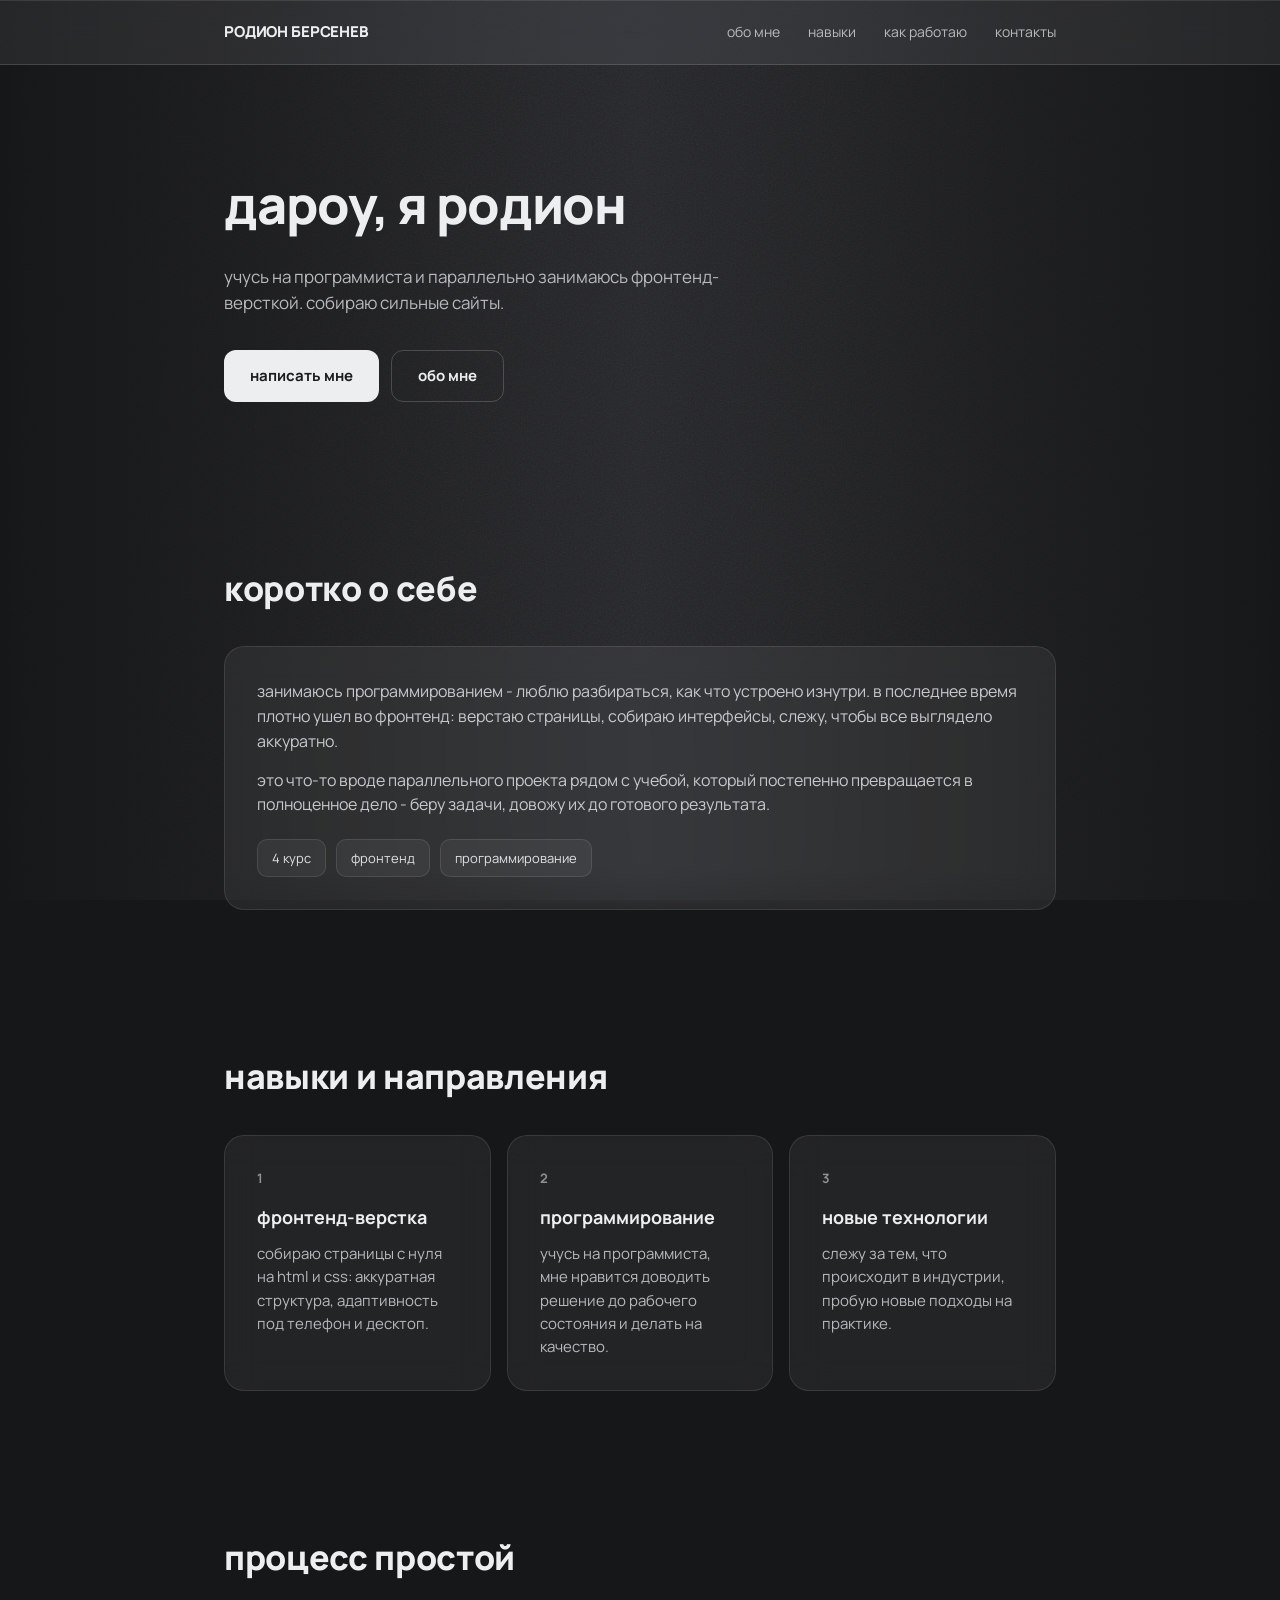
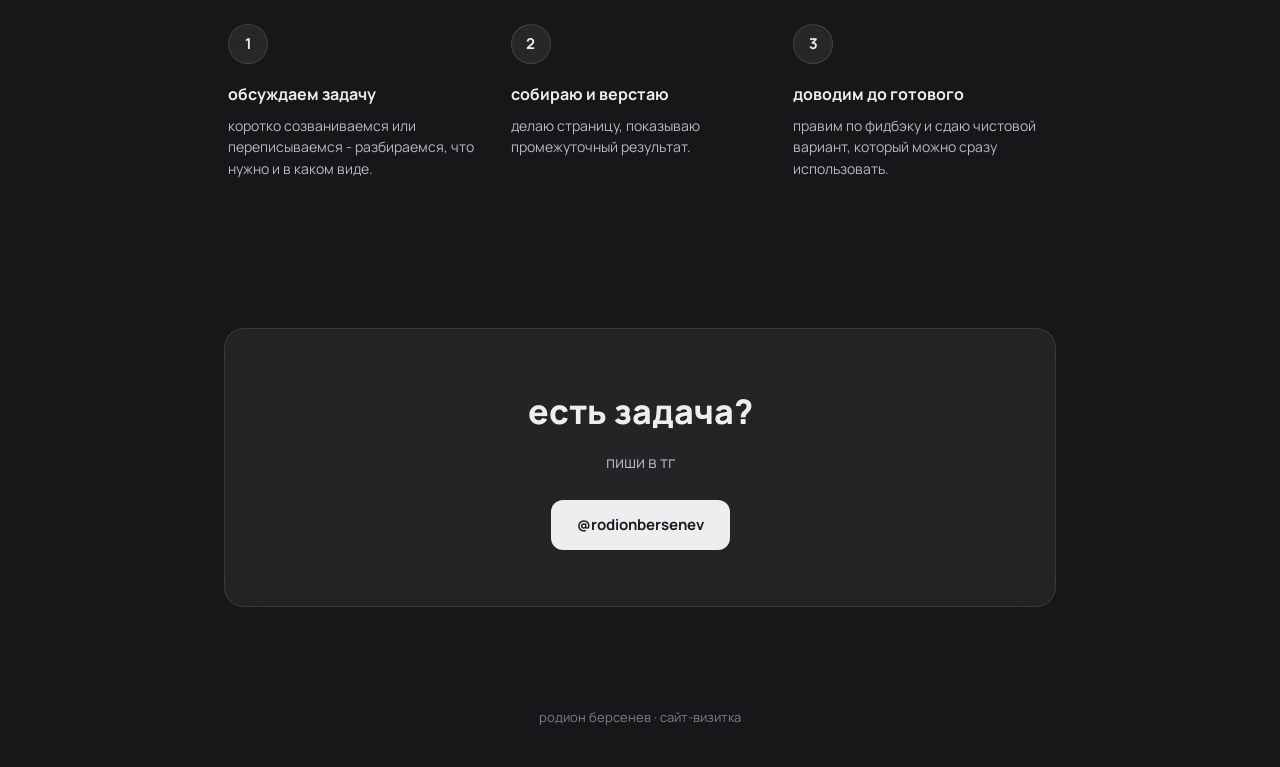
<file: site/index.html>
<!DOCTYPE html>
<html lang="ru">
<head>
<meta charset="UTF-8">
<meta name="viewport" content="width=device-width, initial-scale=1.0">
<title>родион берсенев - фронтенд и программирование</title>
<link rel="preconnect" href="https://fonts.googleapis.com">
<link rel="preconnect" href="https://fonts.gstatic.com" crossorigin>
<link href="https://fonts.googleapis.com/css2?family=Manrope:wght@400;500;600;700;800&display=swap" rel="stylesheet">
<link rel="stylesheet" href="style.css">
</head>
<body>

  <div class="bg-vignette"></div>
  <div class="bg-grain"></div>

  <nav class="nav">
    <div class="nav-inner">
      <a href="#top" class="logo">РОДИОН БЕРСЕНЕВ</a>
      <div class="nav-links">
        <a href="#about">обо мне</a>
        <a href="#skills">навыки</a>
        <a href="#process">как работаю</a>
        <a href="#contact">контакты</a>
      </div>
    </div>
  </nav>

  <main>

    <section class="hero" id="top">
      <h1>дароу, я родион</h1>
      <p class="hero-text">учусь на программиста и параллельно занимаюсь фронтенд-версткой. собираю сильные сайты.</p>
      <div class="btn-row">
        <a class="btn btn-primary" href="#contact">написать мне</a>
        <a class="btn btn-secondary" href="#about">обо мне</a>
      </div>
    </section>

    <section class="section" id="about">
      <div class="section-head">
        <h2>коротко о себе</h2>
      </div>
      <div class="card about-card">
        <p>занимаюсь программированием - люблю разбираться, как что устроено изнутри. в последнее время плотно ушел во фронтенд: верстаю страницы, собираю интерфейсы, слежу, чтобы все выглядело аккуратно.</p>
        <p>это что-то вроде параллельного проекта рядом с учебой, который постепенно превращается в полноценное дело - беру задачи, довожу их до готового результата.</p>
        <ul class="chips">
          <li>4 курс</li>
          <li>фронтенд</li>
          <li>программирование</li>
        </ul>
      </div>
    </section>

    <section class="section" id="skills">
      <div class="section-head">
        <h2>навыки и направления</h2>
      </div>
      <div class="grid">
        <div class="card">
          <span class="card-num">1</span>
          <h3>фронтенд-верстка</h3>
          <p>собираю страницы с нуля на html и css: аккуратная структура, адаптивность под телефон и десктоп.</p>
        </div>
        <div class="card">
          <span class="card-num">2</span>
          <h3>программирование</h3>
          <p>учусь на программиста, мне нравится доводить решение до рабочего состояния и делать на качество.</p>
        </div>
        <div class="card">
          <span class="card-num">3</span>
          <h3>новые технологии</h3>
          <p>слежу за тем, что происходит в индустрии, пробую новые подходы на практике.</p>
        </div>
      </div>
    </section>

    <section class="section" id="process">
      <div class="section-head">
        <h2>процесс простой</h2>
      </div>
      <div class="steps">
        <div class="step">
          <span class="step-num">1</span>
          <h4>обсуждаем задачу</h4>
          <p>коротко созваниваемся или переписываемся - разбираемся, что нужно и в каком виде.</p>
        </div>
        <div class="step">
          <span class="step-num">2</span>
          <h4>собираю и верстаю</h4>
          <p>делаю страницу, показываю промежуточный результат.</p>
        </div>
        <div class="step">
          <span class="step-num">3</span>
          <h4>доводим до готового</h4>
          <p>правим по фидбэку и сдаю чистовой вариант, который можно сразу использовать.</p>
        </div>
      </div>
    </section>

    <section class="section" id="contact">
      <div class="cta card">
        <h2>есть задача?</h2>
        <p>пиши в тг</p>
        <a class="btn btn-primary" href="https://t.me/rodionbersenev" target="_blank" rel="noopener">@rodionbersenev</a>
      </div>
    </section>

  </main>

  <footer>
    <p>родион берсенев · сайт-визитка</p>
  </footer>

  <script>
    document.querySelectorAll('.card, .step').forEach(function (el) {
      el.classList.add('reveal');
    });

    var observer = new IntersectionObserver(function (entries) {
      entries.forEach(function (entry) {
        if (entry.isIntersecting) {
          entry.target.classList.add('visible');
          observer.unobserve(entry.target);
        }
      });
    }, { threshold: 0.15 });

    document.querySelectorAll('.reveal').forEach(function (el) {
      observer.observe(el);
    });
  </script>

</body>
</html>
</file>
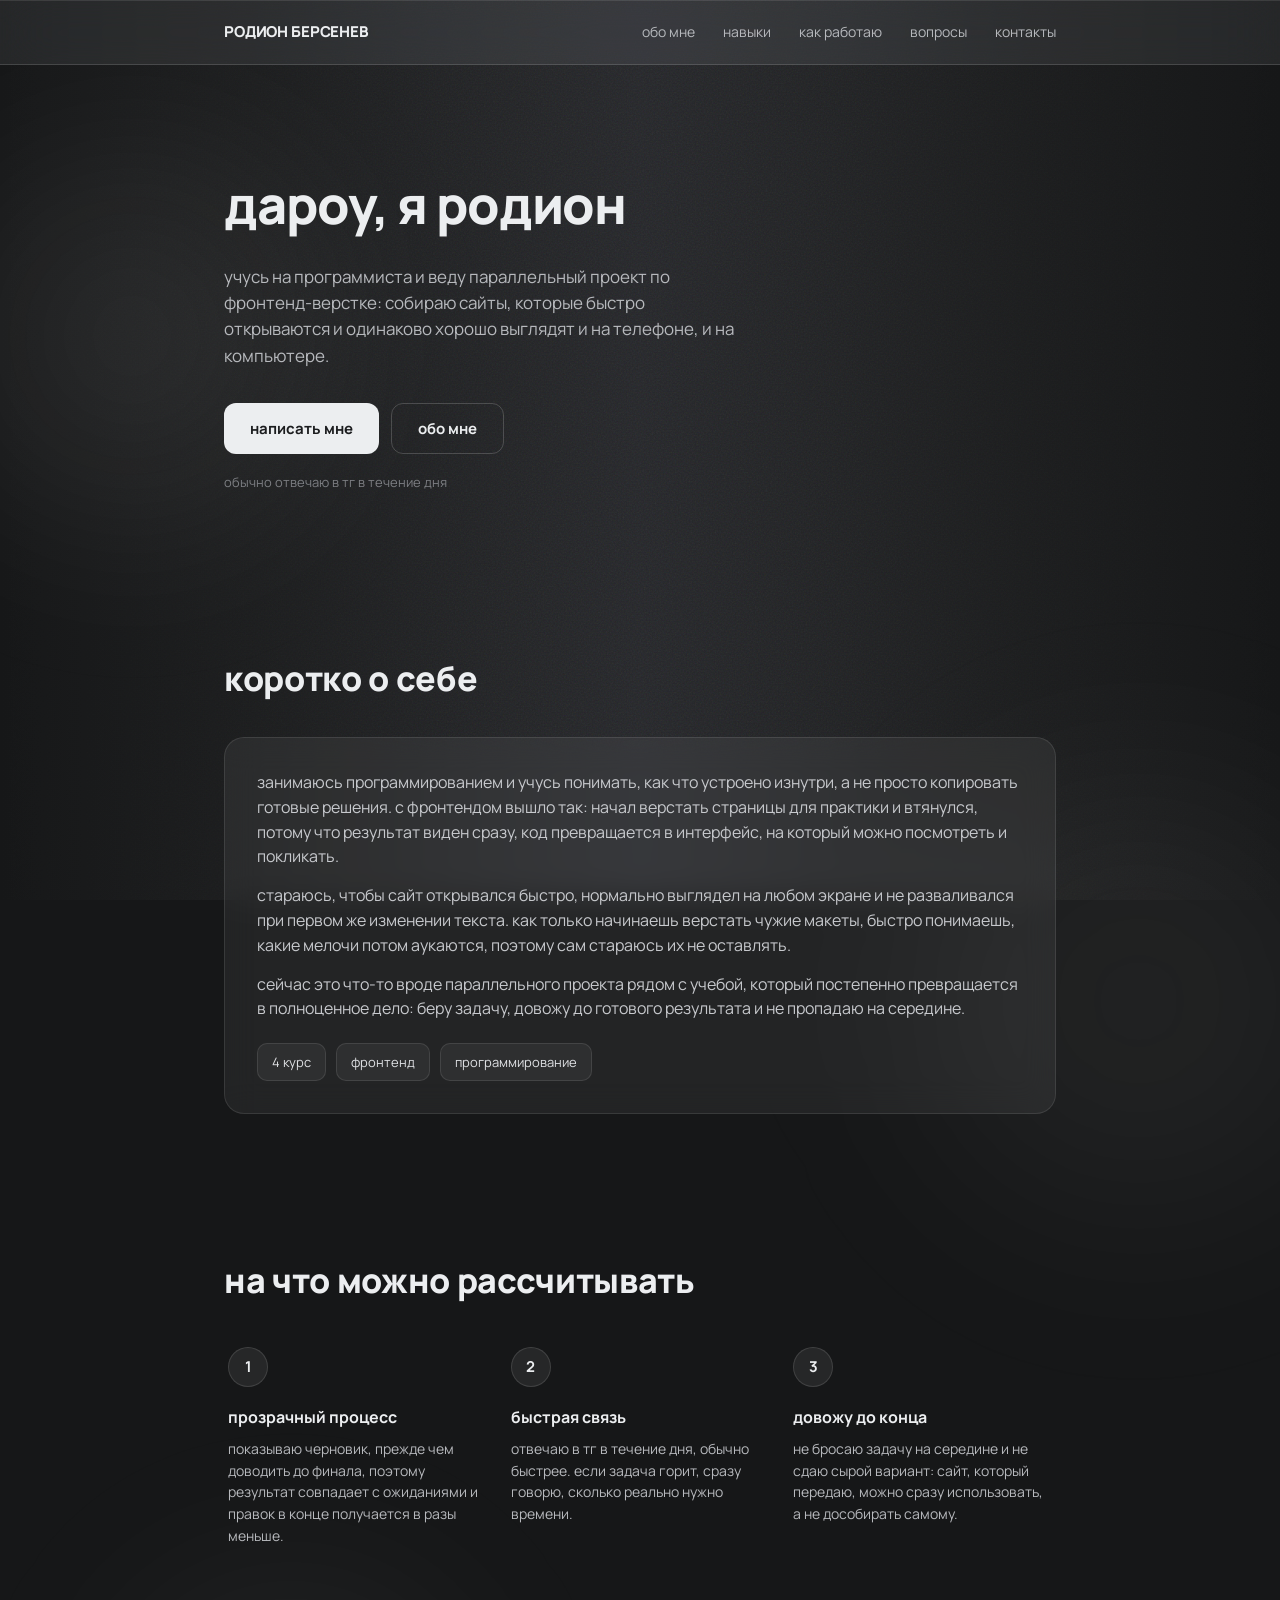
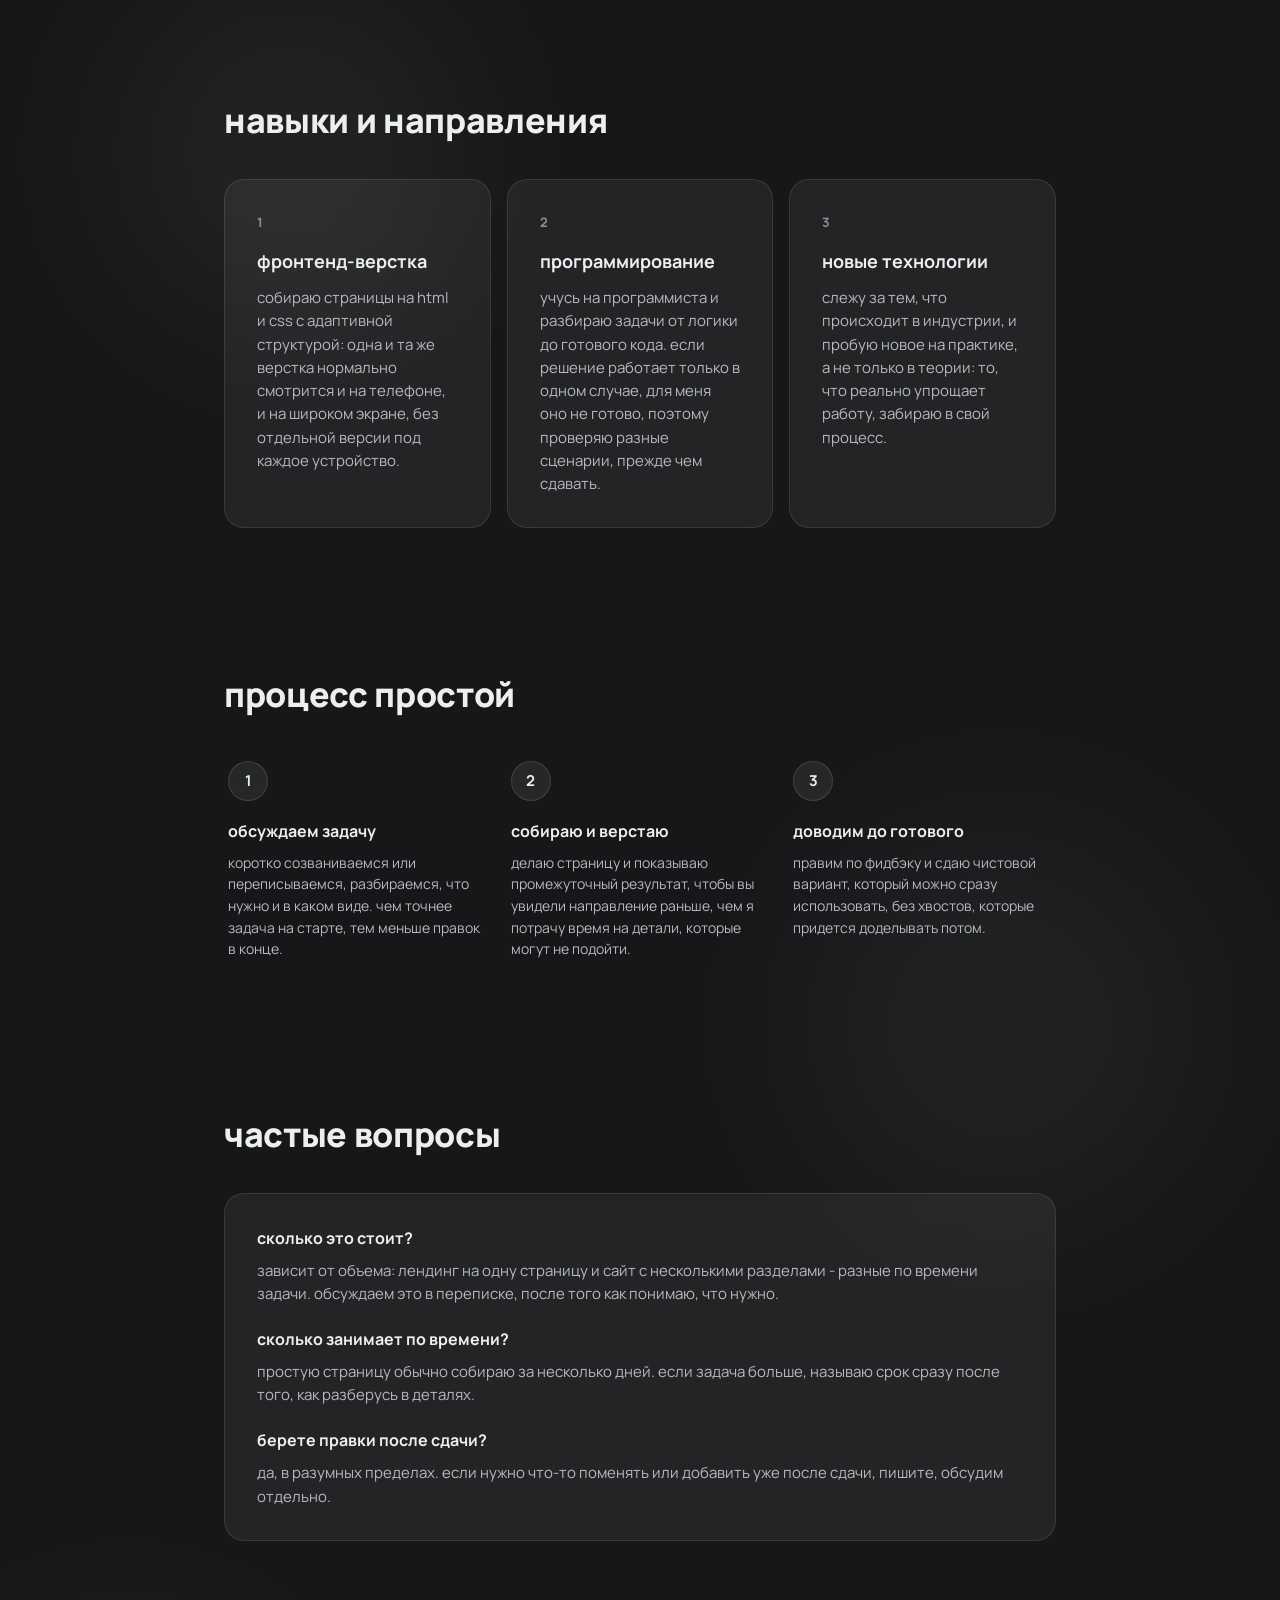
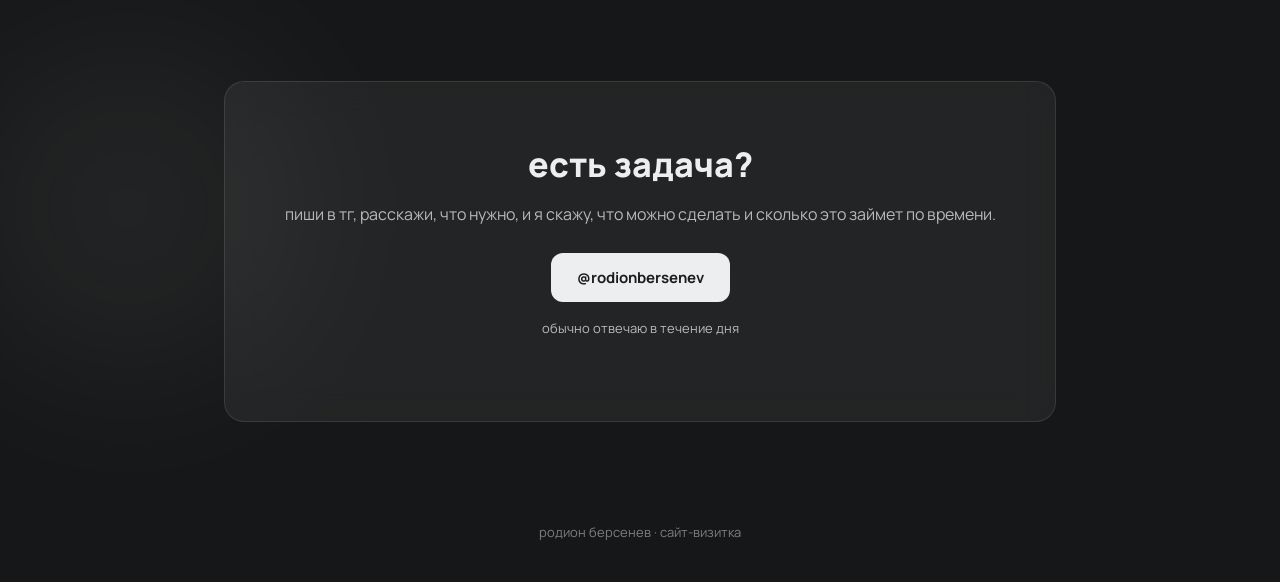
<file: site 2.0/index.html>
<!DOCTYPE html>
<html lang="ru">
<head>
<meta charset="UTF-8">
<meta name="viewport" content="width=device-width, initial-scale=1.0">
<title>родион берсенев - фронтенд и программирование</title>
<meta name="description" content="родион берсенев - фронтенд-верстка и программирование. простые быстрые сайты, которые можно сразу использовать.">
<meta property="og:title" content="родион берсенев - фронтенд и программирование">
<meta property="og:description" content="простые быстрые сайты, которые можно сразу использовать.">
<meta property="og:type" content="website">
<link rel="icon" href="data:image/svg+xml,%3Csvg xmlns='http://www.w3.org/2000/svg' viewBox='0 0 64 64'%3E%3Ccircle cx='32' cy='32' r='32' fill='%231b1c1e'/%3E%3Ctext x='32' y='42' font-family='Arial, sans-serif' font-size='30' font-weight='700' fill='%23eceef0' text-anchor='middle'%3E%D0%A0%3C/text%3E%3C/svg%3E">
<link rel="preconnect" href="https://fonts.googleapis.com">
<link rel="preconnect" href="https://fonts.gstatic.com" crossorigin>
<link href="https://fonts.googleapis.com/css2?family=Manrope:wght@400;500;600;700;800&display=swap" rel="stylesheet">
<link rel="stylesheet" href="style.css">
</head>
<body>

  <div class="bg-vignette"></div>
  <div class="bg-shapes" aria-hidden="true">
    <span class="shape s1"></span>
    <span class="shape s2"></span>
    <span class="shape s3"></span>
    <span class="shape s4"></span>
    <span class="shape s5"></span>
  </div>
  <div class="bg-grain"></div>

  <nav class="nav">
    <div class="nav-inner">
      <a href="#top" class="logo">РОДИОН БЕРСЕНЕВ</a>
      <div class="nav-links">
        <a href="#about">обо мне</a>
        <a href="#skills">навыки</a>
        <a href="#process">как работаю</a>
        <a href="#faq">вопросы</a>
        <a href="#contact">контакты</a>
      </div>
    </div>
  </nav>

  <main>

    <section class="hero" id="top">
      <h1>дароу, я родион</h1>
      <p class="hero-text">учусь на программиста и веду параллельный проект по фронтенд-верстке: собираю сайты, которые быстро открываются и одинаково хорошо выглядят и на телефоне, и на компьютере.</p>
      <div class="btn-row">
        <a class="btn btn-primary" href="#contact">написать мне</a>
        <a class="btn btn-secondary" href="#about">обо мне</a>
      </div>
      <p class="trust-line">обычно отвечаю в тг в течение дня</p>
    </section>

    <section class="section" id="about">
      <div class="section-head">
        <h2>коротко о себе</h2>
      </div>
      <div class="card about-card">
        <p>занимаюсь программированием и учусь понимать, как что устроено изнутри, а не просто копировать готовые решения. с фронтендом вышло так: начал верстать страницы для практики и втянулся, потому что результат виден сразу, код превращается в интерфейс, на который можно посмотреть и покликать.</p>
        <p>стараюсь, чтобы сайт открывался быстро, нормально выглядел на любом экране и не разваливался при первом же изменении текста. как только начинаешь верстать чужие макеты, быстро понимаешь, какие мелочи потом аукаются, поэтому сам стараюсь их не оставлять.</p>
        <p>сейчас это что-то вроде параллельного проекта рядом с учебой, который постепенно превращается в полноценное дело: беру задачу, довожу до готового результата и не пропадаю на середине.</p>
        <ul class="chips">
          <li>4 курс</li>
          <li>фронтенд</li>
          <li>программирование</li>
        </ul>
      </div>
    </section>

    <section class="section" id="why">
      <div class="section-head">
        <h2>на что можно рассчитывать</h2>
      </div>
      <div class="steps">
        <div class="step">
          <span class="step-num">1</span>
          <h4>прозрачный процесс</h4>
          <p>показываю черновик, прежде чем доводить до финала, поэтому результат совпадает с ожиданиями и правок в конце получается в разы меньше.</p>
        </div>
        <div class="step">
          <span class="step-num">2</span>
          <h4>быстрая связь</h4>
          <p>отвечаю в тг в течение дня, обычно быстрее. если задача горит, сразу говорю, сколько реально нужно времени.</p>
        </div>
        <div class="step">
          <span class="step-num">3</span>
          <h4>довожу до конца</h4>
          <p>не бросаю задачу на середине и не сдаю сырой вариант: сайт, который передаю, можно сразу использовать, а не дособирать самому.</p>
        </div>
      </div>
    </section>

    <section class="section" id="skills">
      <div class="section-head">
        <h2>навыки и направления</h2>
      </div>
      <div class="grid">
        <div class="card">
          <span class="card-num">1</span>
          <h3>фронтенд-верстка</h3>
          <p>собираю страницы на html и css с адаптивной структурой: одна и та же верстка нормально смотрится и на телефоне, и на широком экране, без отдельной версии под каждое устройство.</p>
        </div>
        <div class="card">
          <span class="card-num">2</span>
          <h3>программирование</h3>
          <p>учусь на программиста и разбираю задачи от логики до готового кода. если решение работает только в одном случае, для меня оно не готово, поэтому проверяю разные сценарии, прежде чем сдавать.</p>
        </div>
        <div class="card">
          <span class="card-num">3</span>
          <h3>новые технологии</h3>
          <p>слежу за тем, что происходит в индустрии, и пробую новое на практике, а не только в теории: то, что реально упрощает работу, забираю в свой процесс.</p>
        </div>
      </div>
    </section>

    <section class="section" id="process">
      <div class="section-head">
        <h2>процесс простой</h2>
      </div>
      <div class="steps">
        <div class="step">
          <span class="step-num">1</span>
          <h4>обсуждаем задачу</h4>
          <p>коротко созваниваемся или переписываемся, разбираемся, что нужно и в каком виде. чем точнее задача на старте, тем меньше правок в конце.</p>
        </div>
        <div class="step">
          <span class="step-num">2</span>
          <h4>собираю и верстаю</h4>
          <p>делаю страницу и показываю промежуточный результат, чтобы вы увидели направление раньше, чем я потрачу время на детали, которые могут не подойти.</p>
        </div>
        <div class="step">
          <span class="step-num">3</span>
          <h4>доводим до готового</h4>
          <p>правим по фидбэку и сдаю чистовой вариант, который можно сразу использовать, без хвостов, которые придется доделывать потом.</p>
        </div>
      </div>
    </section>

    <section class="section" id="faq">
      <div class="section-head">
        <h2>частые вопросы</h2>
      </div>
      <div class="card faq-card">
        <div class="faq-item">
          <h4>сколько это стоит?</h4>
          <p>зависит от объема: лендинг на одну страницу и сайт с несколькими разделами - разные по времени задачи. обсуждаем это в переписке, после того как понимаю, что нужно.</p>
        </div>
        <div class="faq-item">
          <h4>сколько занимает по времени?</h4>
          <p>простую страницу обычно собираю за несколько дней. если задача больше, называю срок сразу после того, как разберусь в деталях.</p>
        </div>
        <div class="faq-item">
          <h4>берете правки после сдачи?</h4>
          <p>да, в разумных пределах. если нужно что-то поменять или добавить уже после сдачи, пишите, обсудим отдельно.</p>
        </div>
      </div>
    </section>

    <section class="section" id="contact">
      <div class="cta card">
        <h2>есть задача?</h2>
        <p>пиши в тг, расскажи, что нужно, и я скажу, что можно сделать и сколько это займет по времени.</p>
        <a class="btn btn-primary" href="https://t.me/rodionbersenev" target="_blank" rel="noopener">@rodionbersenev</a>
        <p class="trust-line">обычно отвечаю в течение дня</p>
      </div>
    </section>

  </main>

  <footer>
    <p>родион берсенев · сайт-визитка</p>
  </footer>

  <script>
    document.querySelectorAll('.card, .step').forEach(function (el) {
      el.classList.add('reveal');
    });

    var observer = new IntersectionObserver(function (entries) {
      entries.forEach(function (entry) {
        if (entry.isIntersecting) {
          entry.target.classList.add('visible');
          observer.unobserve(entry.target);
        }
      });
    }, { threshold: 0.15 });

    document.querySelectorAll('.reveal').forEach(function (el) {
      observer.observe(el);
    });
  </script>

</body>
</html>
</file>
<file: site/style.css>
* {
  box-sizing: border-box;
  margin: 0;
  padding: 0;
}

html {
  scroll-behavior: smooth;
}

body {
  background: #161718;
  color: #eceef0;
  font-family: 'Manrope', sans-serif;
  font-size: 16px;
  line-height: 1.55;
}

.bg-vignette {
  position: fixed;
  inset: 0;
  z-index: -2;
  background: linear-gradient(90deg, #161718 0%, #1c1d1e 20%, #232426 40%, #26272a 50%, #232426 60%, #1c1d1e 80%, #161718 100%);
  pointer-events: none;
}

.bg-grain {
  position: fixed;
  inset: 0;
  z-index: -1;
  background-image: url("data:image/svg+xml,%3Csvg xmlns='http://www.w3.org/2000/svg' width='300' height='300'%3E%3Cfilter id='n'%3E%3CfeTurbulence type='fractalNoise' baseFrequency='0.65' numOctaves='2' stitchTiles='stitch'/%3E%3C/filter%3E%3Crect width='100%25' height='100%25' filter='url(%23n)'/%3E%3C/svg%3E");
  background-size: 300px 300px;
  opacity: 0.5;
  mix-blend-mode: overlay;
  mask-image: linear-gradient(90deg, transparent 0%, black 35%, black 65%, transparent 100%);
  -webkit-mask-image: linear-gradient(90deg, transparent 0%, black 35%, black 65%, transparent 100%);
  pointer-events: none;
}

a {
  color: inherit;
}

.wrap,
.nav-inner,
.section,
.hero {
  max-width: 880px;
  margin: 0 auto;
  padding-left: 24px;
  padding-right: 24px;
}

.nav {
  position: sticky;
  top: 0;
  z-index: 10;
  background: rgba(255, 255, 255, 0.07);
  border-bottom: 1px solid rgba(255, 255, 255, 0.14);
  backdrop-filter: blur(28px) saturate(180%);
  -webkit-backdrop-filter: blur(28px) saturate(180%);
  box-shadow: inset 0 1px 0 rgba(255, 255, 255, 0.1);
}

.nav-inner {
  display: flex;
  align-items: center;
  justify-content: space-between;
  height: 64px;
}

.logo {
  font-weight: 800;
  font-size: 15px;
  text-decoration: none;
  letter-spacing: -0.01em;
}

.nav-links {
  display: flex;
  gap: 28px;
}

.nav-links a {
  font-size: 14px;
  color: #b7b9bd;
  text-decoration: none;
  transition: color 0.15s ease;
}

.nav-links a:hover {
  color: #eceef0;
}

.hero {
  padding-top: 100px;
  padding-bottom: 90px;
}

.hero h1 {
  font-size: clamp(36px, 6vw, 52px);
  font-weight: 800;
  letter-spacing: -0.02em;
  margin-bottom: 18px;
  max-width: 620px;
}

.hero-text {
  color: #b7b9bd;
  font-size: 17px;
  max-width: 520px;
  margin-bottom: 34px;
}

.btn-row {
  display: flex;
  gap: 12px;
  flex-wrap: wrap;
}

.btn {
  display: inline-flex;
  align-items: center;
  padding: 13px 26px;
  border-radius: 12px;
  font-weight: 700;
  font-size: 15px;
  text-decoration: none;
  transition: transform 0.15s ease, background 0.2s ease, border-color 0.2s ease;
}

.btn-primary {
  background: #eceef0;
  color: #1b1c1e;
}

.btn-primary:hover {
  transform: translateY(-2px);
  background: #ffffff;
}

.btn-secondary {
  background: transparent;
  color: #eceef0;
  border: 1px solid rgba(255, 255, 255, 0.18);
}

.btn-secondary:hover {
  transform: translateY(-2px);
  border-color: rgba(255, 255, 255, 0.4);
}

.section {
  padding: 70px 24px;
}

.section-head {
  margin-bottom: 32px;
}

.section-head h2 {
  font-size: clamp(26px, 4vw, 34px);
  font-weight: 800;
  letter-spacing: -0.01em;
}

.card {
  background: rgba(255, 255, 255, 0.06);
  border: 1px solid rgba(255, 255, 255, 0.1);
  border-radius: 20px;
  padding: 32px;
  backdrop-filter: blur(16px);
  -webkit-backdrop-filter: blur(16px);
  transition: background 0.2s ease, border-color 0.2s ease;
}

.card:hover {
  background: rgba(255, 255, 255, 0.08);
  border-color: rgba(255, 255, 255, 0.16);
}

.about-card p {
  color: #c7c9cd;
  margin-bottom: 14px;
}

.about-card p:last-of-type {
  margin-bottom: 22px;
}

.chips {
  list-style: none;
  display: flex;
  flex-wrap: wrap;
  gap: 10px;
}

.chips li {
  padding: 8px 14px;
  border-radius: 10px;
  background: rgba(255, 255, 255, 0.05);
  border: 1px solid rgba(255, 255, 255, 0.1);
  font-size: 13px;
  color: #dfe1e4;
}

.grid {
  display: grid;
  grid-template-columns: repeat(3, 1fr);
  gap: 16px;
}

.card-num {
  display: block;
  font-size: 13px;
  font-weight: 700;
  color: #8f9195;
  margin-bottom: 16px;
}

.grid h3 {
  font-size: 18px;
  font-weight: 700;
  margin-bottom: 10px;
}

.grid p {
  color: #b7b9bd;
  font-size: 15px;
}

.steps {
  display: grid;
  grid-template-columns: repeat(3, 1fr);
  gap: 16px;
}

.step {
  padding: 8px 4px;
}

.step-num {
  display: flex;
  align-items: center;
  justify-content: center;
  width: 40px;
  height: 40px;
  border-radius: 50%;
  background: rgba(255, 255, 255, 0.07);
  border: 1px solid rgba(255, 255, 255, 0.12);
  font-weight: 700;
  font-size: 15px;
  margin-bottom: 18px;
}

.step h4 {
  font-size: 16px;
  font-weight: 700;
  margin-bottom: 8px;
}

.step p {
  color: #b7b9bd;
  font-size: 14px;
}

.cta {
  text-align: center;
  padding: 56px 40px;
}

.cta h2 {
  font-size: clamp(26px, 4vw, 34px);
  font-weight: 800;
  margin-bottom: 12px;
}

.cta p {
  color: #b7b9bd;
  margin-bottom: 26px;
}

.cta .btn {
  display: inline-flex;
}

.reveal {
  opacity: 0;
  transform: translateY(16px);
  transition: opacity 0.5s ease, transform 0.5s ease;
}

.reveal.visible {
  opacity: 1;
  transform: translateY(0);
}

footer {
  text-align: center;
  padding: 30px 24px 40px;
}

footer p {
  color: #7c7e82;
  font-size: 13px;
}

@media (max-width: 760px) {
  .grid,
  .steps {
    grid-template-columns: 1fr;
  }

  .nav-links {
    gap: 18px;
  }
}

@media (max-width: 560px) {
  .wrap,
  .nav-inner,
  .section,
  .hero {
    padding-left: 18px;
    padding-right: 18px;
  }

  .nav-inner {
    height: auto;
    flex-direction: column;
    align-items: flex-start;
    gap: 10px;
    padding-top: 14px;
    padding-bottom: 14px;
  }

  .logo {
    font-size: 13px;
  }

  .nav-links {
    gap: 14px;
    flex-wrap: wrap;
  }

  .nav-links a {
    font-size: 13px;
  }

  .hero {
    padding-top: 56px;
    padding-bottom: 48px;
  }

  .hero h1 {
    font-size: clamp(30px, 9vw, 52px);
  }

  .hero-text {
    font-size: 16px;
  }

  .btn-row {
    flex-direction: column;
    align-items: stretch;
  }

  .btn {
    justify-content: center;
  }

  .section {
    padding: 44px 18px;
  }

  .section-head {
    margin-bottom: 24px;
  }

  .card {
    padding: 22px 18px;
    border-radius: 16px;
  }

  .cta {
    padding: 36px 20px;
  }

  .step {
    padding: 4px;
  }
}
</file>
<file: site 2.0/style.css>
* {
  box-sizing: border-box;
  margin: 0;
  padding: 0;
}

html {
  scroll-behavior: smooth;
}

body {
  position: relative;
  background: #161718;
  color: #eceef0;
  font-family: 'Manrope', sans-serif;
  font-size: 16px;
  line-height: 1.55;
}

.bg-vignette {
  position: fixed;
  inset: 0;
  z-index: -3;
  background: linear-gradient(90deg, #161718 0%, #1c1d1e 20%, #232426 40%, #26272a 50%, #232426 60%, #1c1d1e 80%, #161718 100%);
  pointer-events: none;
}

.bg-shapes {
  position: absolute;
  inset: 0;
  z-index: -2;
  overflow: hidden;
  pointer-events: none;
}

.shape {
  position: absolute;
  border-radius: 50%;
  filter: blur(90px);
}

.shape.s1 {
  width: 520px;
  height: 520px;
  top: 2%;
  left: -10%;
  background: radial-gradient(circle, rgba(255, 255, 255, 0.10), transparent 70%);
}

.shape.s2 {
  width: 640px;
  height: 640px;
  top: 18%;
  right: -14%;
  background: radial-gradient(circle, rgba(255, 255, 255, 0.07), transparent 70%);
}

.shape.s3 {
  width: 480px;
  height: 480px;
  top: 40%;
  left: 4%;
  background: radial-gradient(circle, rgba(255, 255, 255, 0.09), transparent 70%);
}

.shape.s4 {
  width: 560px;
  height: 560px;
  top: 62%;
  right: 0%;
  background: radial-gradient(circle, rgba(255, 255, 255, 0.08), transparent 70%);
}

.shape.s5 {
  width: 460px;
  height: 460px;
  top: 84%;
  left: -8%;
  background: radial-gradient(circle, rgba(255, 255, 255, 0.10), transparent 70%);
}

.bg-grain {
  position: fixed;
  inset: 0;
  z-index: -1;
  background-image: url("data:image/svg+xml,%3Csvg xmlns='http://www.w3.org/2000/svg' width='300' height='300'%3E%3Cfilter id='n'%3E%3CfeTurbulence type='fractalNoise' baseFrequency='0.65' numOctaves='2' stitchTiles='stitch'/%3E%3C/filter%3E%3Crect width='100%25' height='100%25' filter='url(%23n)'/%3E%3C/svg%3E");
  background-size: 300px 300px;
  opacity: 0.5;
  mix-blend-mode: overlay;
  mask-image: linear-gradient(90deg, transparent 0%, black 35%, black 65%, transparent 100%);
  -webkit-mask-image: linear-gradient(90deg, transparent 0%, black 35%, black 65%, transparent 100%);
  pointer-events: none;
}

a {
  color: inherit;
}

.wrap,
.nav-inner,
.section,
.hero {
  max-width: 880px;
  margin: 0 auto;
  padding-left: 24px;
  padding-right: 24px;
}

.nav {
  position: sticky;
  top: 0;
  z-index: 10;
  background: rgba(255, 255, 255, 0.07);
  border-bottom: 1px solid rgba(255, 255, 255, 0.14);
  backdrop-filter: blur(28px) saturate(180%);
  -webkit-backdrop-filter: blur(28px) saturate(180%);
  box-shadow: inset 0 1px 0 rgba(255, 255, 255, 0.1);
}

.nav-inner {
  display: flex;
  align-items: center;
  justify-content: space-between;
  height: 64px;
}

.logo {
  font-weight: 800;
  font-size: 15px;
  text-decoration: none;
  letter-spacing: -0.01em;
}

.nav-links {
  display: flex;
  gap: 28px;
}

.nav-links a {
  font-size: 14px;
  color: #b7b9bd;
  text-decoration: none;
  transition: color 0.15s ease;
}

.nav-links a:hover {
  color: #eceef0;
}

.hero {
  padding-top: 100px;
  padding-bottom: 90px;
}

.hero h1 {
  font-size: clamp(36px, 6vw, 52px);
  font-weight: 800;
  letter-spacing: -0.02em;
  margin-bottom: 18px;
  max-width: 620px;
}

.hero-text {
  color: #b7b9bd;
  font-size: 17px;
  max-width: 520px;
  margin-bottom: 34px;
}

.btn-row {
  display: flex;
  gap: 12px;
  flex-wrap: wrap;
}

.btn {
  display: inline-flex;
  align-items: center;
  padding: 13px 26px;
  border-radius: 12px;
  font-weight: 700;
  font-size: 15px;
  text-decoration: none;
  transition: transform 0.15s ease, background 0.2s ease, border-color 0.2s ease;
}

.btn-primary {
  background: #eceef0;
  color: #1b1c1e;
}

.btn-primary:hover {
  transform: translateY(-2px);
  background: #ffffff;
}

.btn-secondary {
  background: transparent;
  color: #eceef0;
  border: 1px solid rgba(255, 255, 255, 0.18);
}

.btn-secondary:hover {
  transform: translateY(-2px);
  border-color: rgba(255, 255, 255, 0.4);
}

.trust-line {
  margin-top: 18px;
  color: #7c7e82;
  font-size: 13px;
}

.section {
  padding: 70px 24px;
}

.section-head {
  margin-bottom: 32px;
}

.section-head h2 {
  font-size: clamp(26px, 4vw, 34px);
  font-weight: 800;
  letter-spacing: -0.01em;
}

.card {
  background: rgba(255, 255, 255, 0.06);
  border: 1px solid rgba(255, 255, 255, 0.1);
  border-radius: 20px;
  padding: 32px;
  backdrop-filter: blur(16px);
  -webkit-backdrop-filter: blur(16px);
  transition: background 0.2s ease, border-color 0.2s ease;
}

.card:hover {
  background: rgba(255, 255, 255, 0.08);
  border-color: rgba(255, 255, 255, 0.16);
}

.about-card p {
  color: #c7c9cd;
  margin-bottom: 14px;
}

.about-card p:last-of-type {
  margin-bottom: 22px;
}

.chips {
  list-style: none;
  display: flex;
  flex-wrap: wrap;
  gap: 10px;
}

.chips li {
  padding: 8px 14px;
  border-radius: 10px;
  background: rgba(255, 255, 255, 0.05);
  border: 1px solid rgba(255, 255, 255, 0.1);
  font-size: 13px;
  color: #dfe1e4;
}

.grid {
  display: grid;
  grid-template-columns: repeat(3, 1fr);
  gap: 16px;
}

.card-num {
  display: block;
  font-size: 13px;
  font-weight: 700;
  color: #8f9195;
  margin-bottom: 16px;
}

.grid h3 {
  font-size: 18px;
  font-weight: 700;
  margin-bottom: 10px;
}

.grid p {
  color: #b7b9bd;
  font-size: 15px;
}

.steps {
  display: grid;
  grid-template-columns: repeat(3, 1fr);
  gap: 16px;
}

.step {
  padding: 8px 4px;
}

.step-num {
  display: flex;
  align-items: center;
  justify-content: center;
  width: 40px;
  height: 40px;
  border-radius: 50%;
  background: rgba(255, 255, 255, 0.07);
  border: 1px solid rgba(255, 255, 255, 0.12);
  font-weight: 700;
  font-size: 15px;
  margin-bottom: 18px;
}

.step h4 {
  font-size: 16px;
  font-weight: 700;
  margin-bottom: 8px;
}

.step p {
  color: #b7b9bd;
  font-size: 14px;
}

.cta {
  text-align: center;
  padding: 56px 40px;
}

.cta h2 {
  font-size: clamp(26px, 4vw, 34px);
  font-weight: 800;
  margin-bottom: 12px;
}

.cta p {
  color: #b7b9bd;
  margin-bottom: 26px;
}

.cta .btn {
  display: inline-flex;
}

.cta .trust-line {
  margin-top: 16px;
}

.faq-item + .faq-item {
  margin-top: 22px;
}

.faq-item h4 {
  font-size: 16px;
  font-weight: 700;
  margin-bottom: 8px;
}

.faq-item p {
  color: #b7b9bd;
  font-size: 15px;
}

.reveal {
  opacity: 0;
  transform: translateY(16px);
  transition: opacity 0.5s ease, transform 0.5s ease;
}

.reveal.visible {
  opacity: 1;
  transform: translateY(0);
}

footer {
  text-align: center;
  padding: 30px 24px 40px;
}

footer p {
  color: #7c7e82;
  font-size: 13px;
}

@media (max-width: 760px) {
  .grid,
  .steps {
    grid-template-columns: 1fr;
  }

  .nav-links {
    gap: 18px;
  }

  .shape {
    filter: blur(60px);
  }

  .shape.s1, .shape.s3, .shape.s5 {
    width: 320px;
    height: 320px;
  }

  .shape.s2, .shape.s4 {
    width: 380px;
    height: 380px;
  }
}

@media (max-width: 560px) {
  .wrap,
  .nav-inner,
  .section,
  .hero {
    padding-left: 18px;
    padding-right: 18px;
  }

  .nav-inner {
    height: auto;
    flex-direction: column;
    align-items: flex-start;
    gap: 10px;
    padding-top: 14px;
    padding-bottom: 14px;
  }

  .logo {
    font-size: 13px;
  }

  .nav-links {
    gap: 14px;
    flex-wrap: wrap;
  }

  .nav-links a {
    font-size: 13px;
  }

  .hero {
    padding-top: 56px;
    padding-bottom: 48px;
  }

  .hero h1 {
    font-size: clamp(30px, 9vw, 52px);
  }

  .hero-text {
    font-size: 16px;
  }

  .btn-row {
    flex-direction: column;
    align-items: stretch;
  }

  .btn {
    justify-content: center;
  }

  .section {
    padding: 44px 18px;
  }

  .section-head {
    margin-bottom: 24px;
  }

  .card {
    padding: 22px 18px;
    border-radius: 16px;
  }

  .cta {
    padding: 36px 20px;
  }

  .step {
    padding: 4px;
  }
}
</file>
